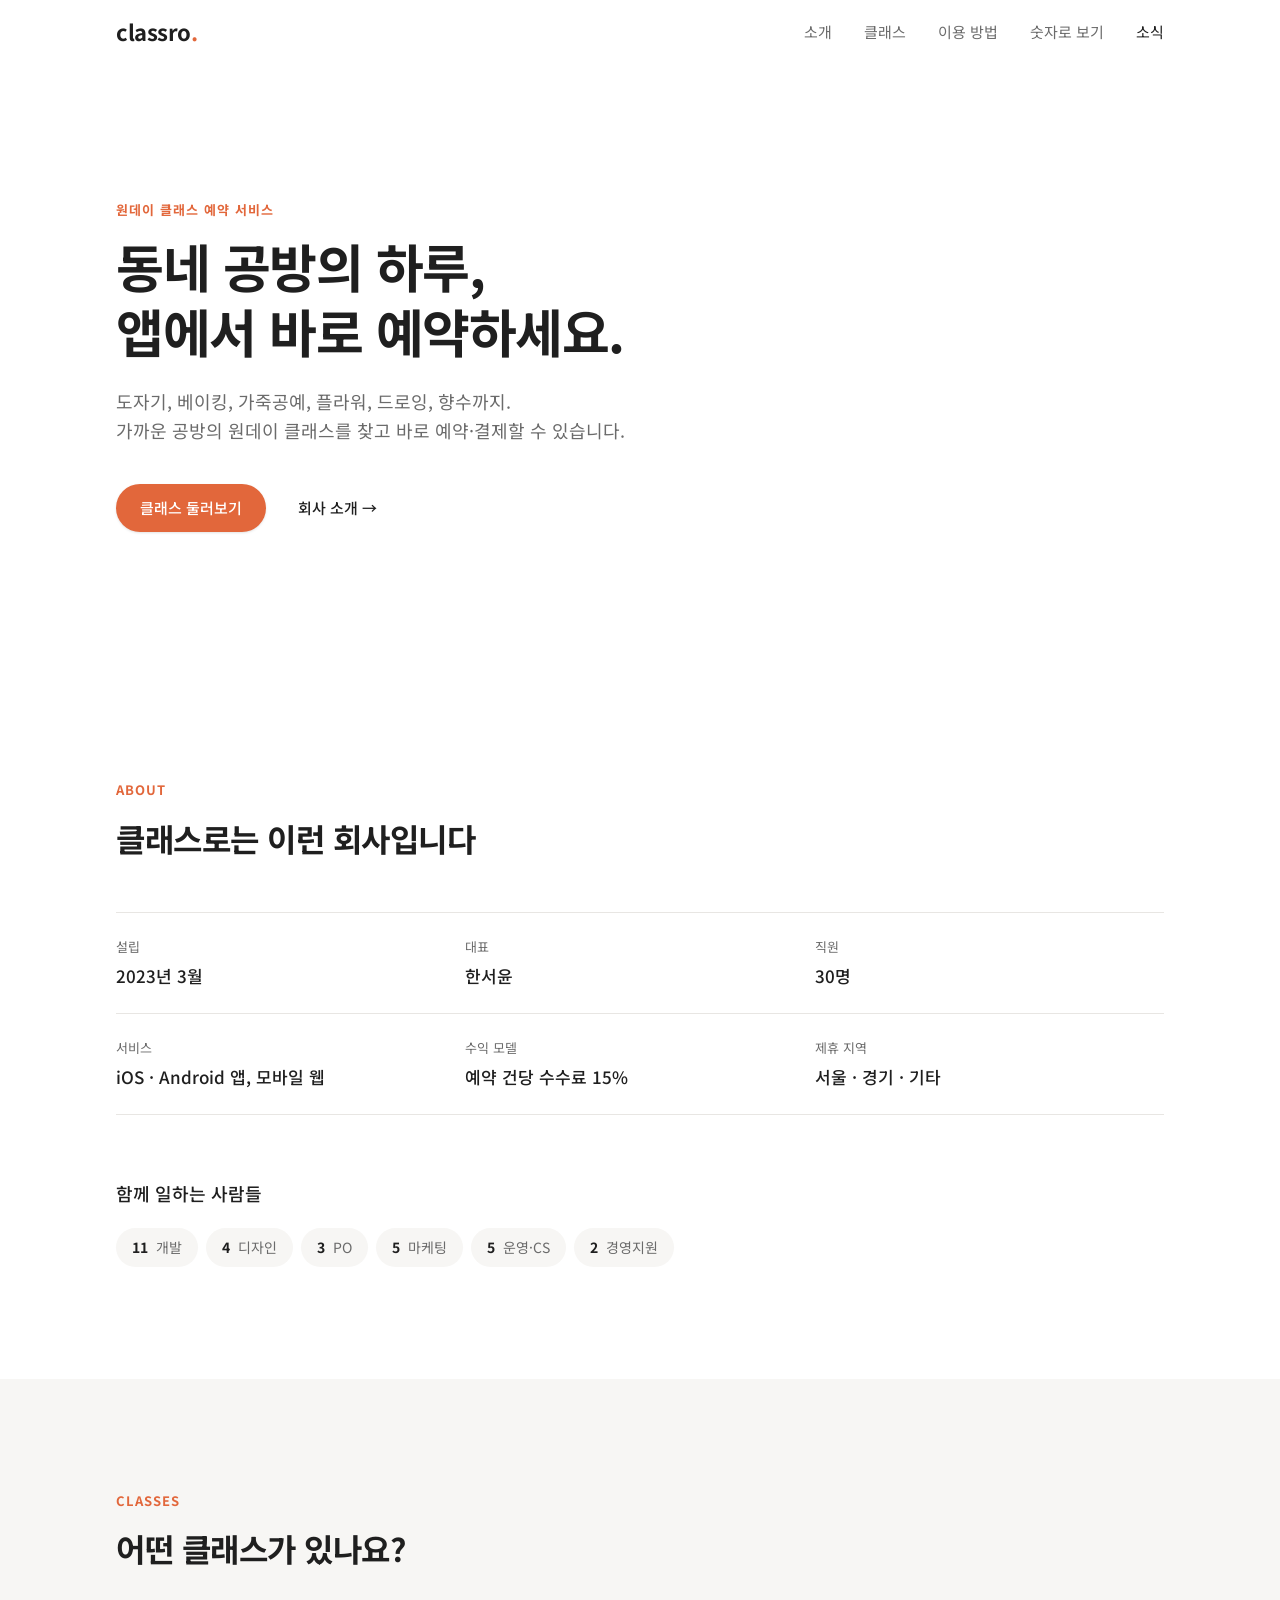
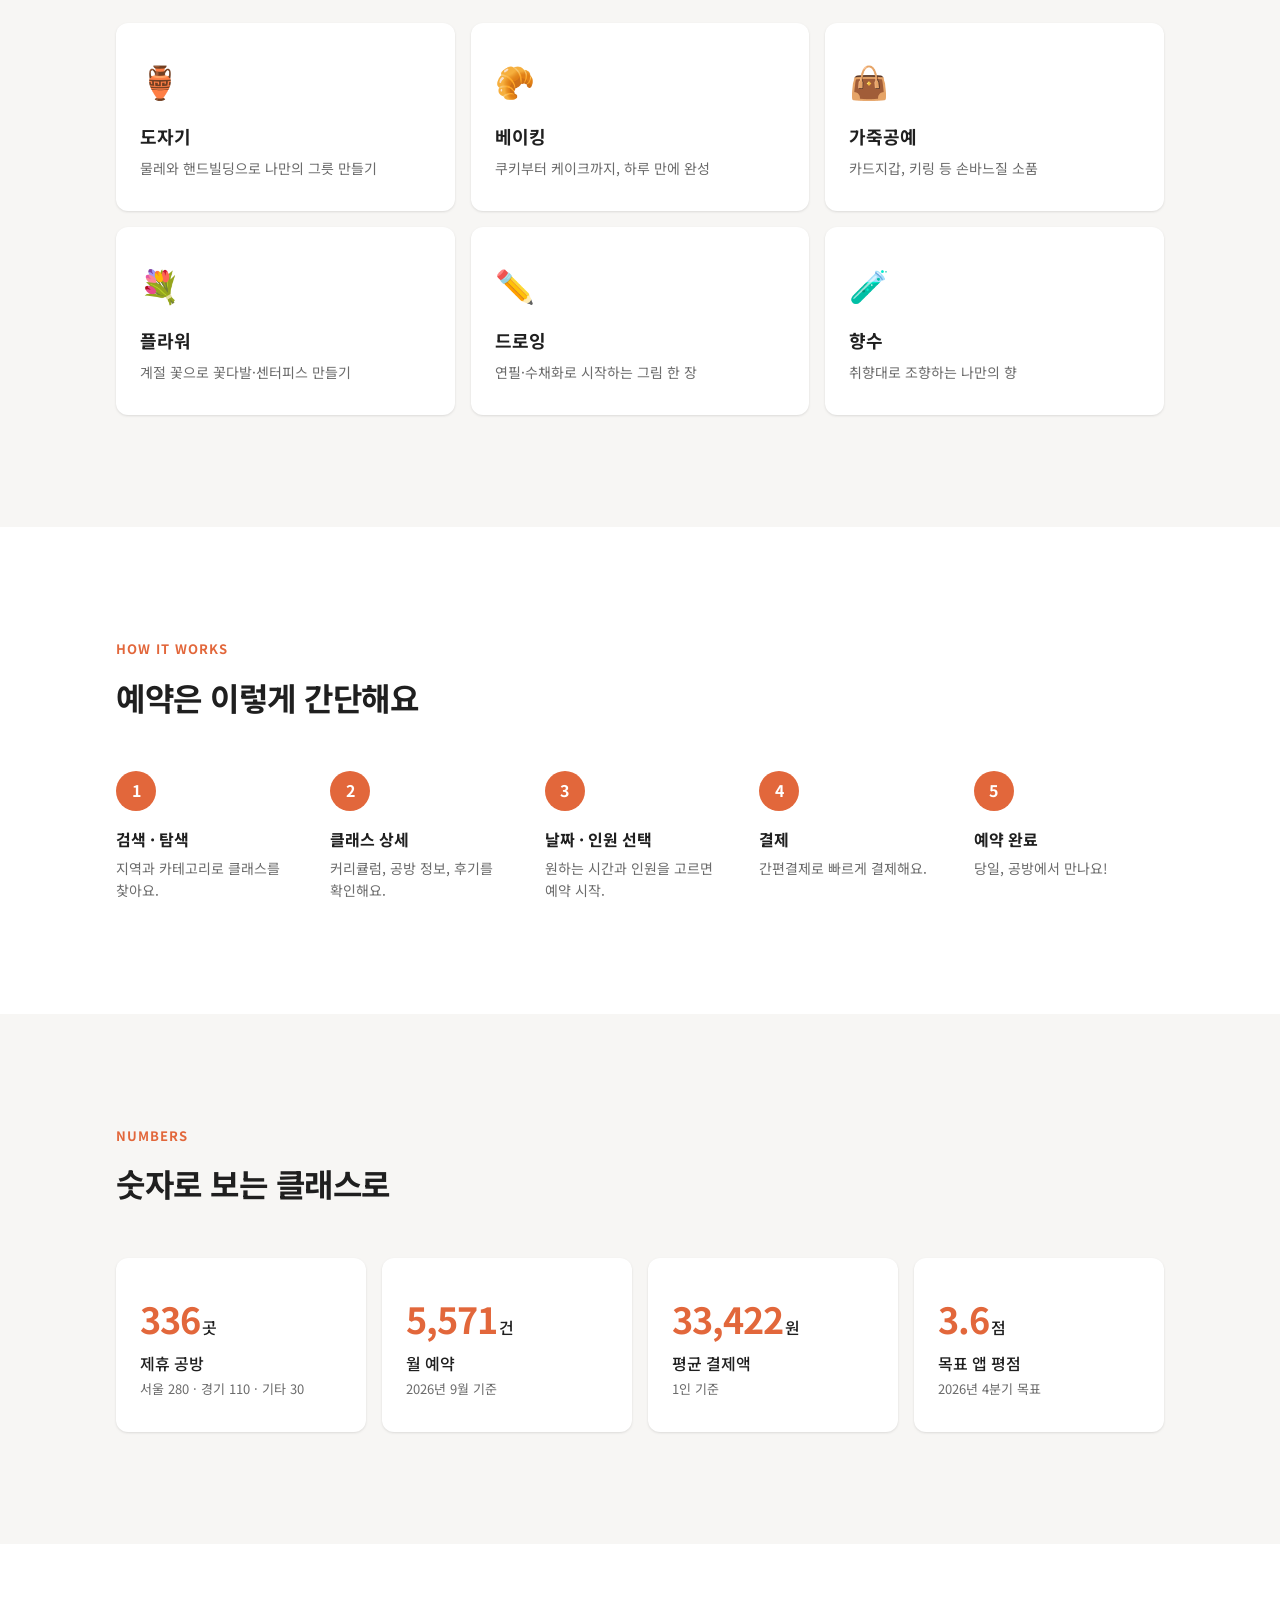
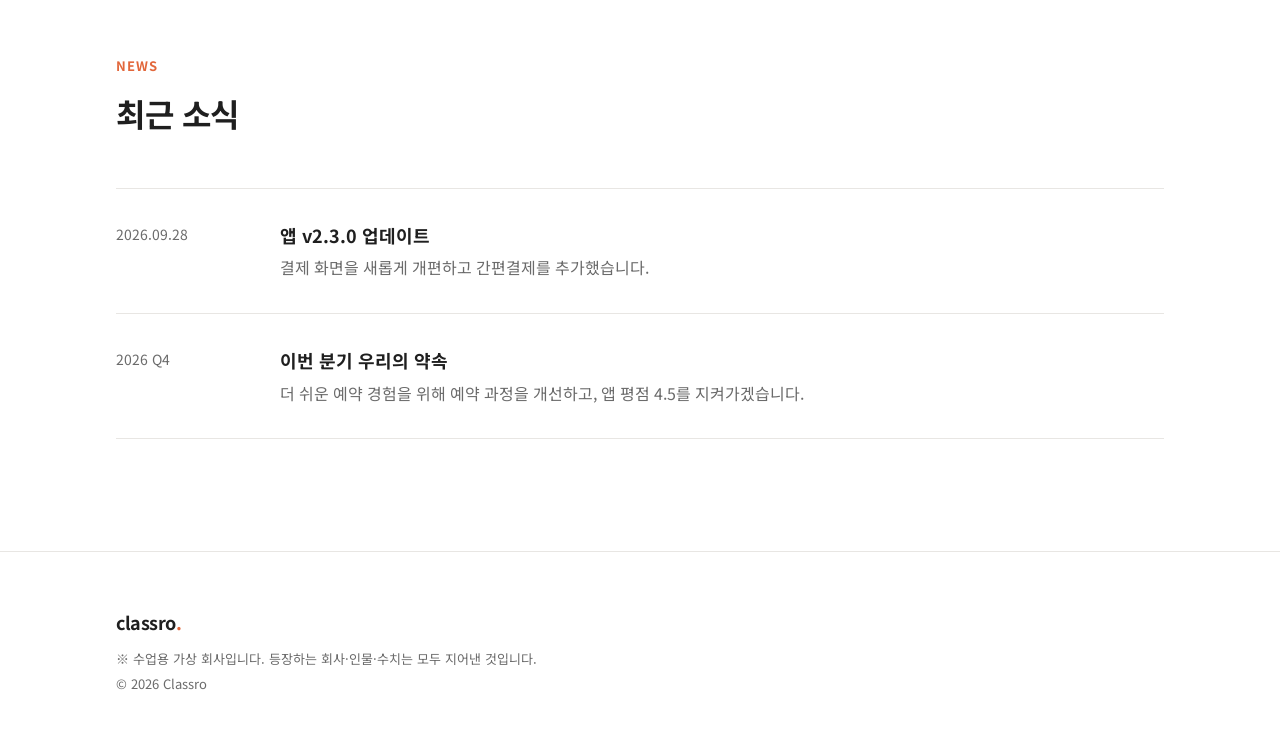
<file: index.html>
<!DOCTYPE html>
<html lang="ko">
<head>
  <meta charset="UTF-8">
  <meta name="viewport" content="width=device-width, initial-scale=1.0">
  <title>클래스로 Classro</title>
  <meta name="description" content="동네 공방의 원데이 클래스를 찾고 바로 예약하는 서비스, 클래스로">
  <link rel="preconnect" href="https://fonts.googleapis.com">
  <link rel="preconnect" href="https://fonts.gstatic.com" crossorigin>
  <link href="https://fonts.googleapis.com/css2?family=Noto+Sans+KR:wght@400;500;700&display=swap" rel="stylesheet">
  <link rel="stylesheet" href="css/style.css">
</head>
<body>

  <!-- 상단 메뉴 -->
  <header class="header" id="header">
    <div class="container header__inner">
      <a href="#top" class="logo">classro<span class="logo__dot">.</span></a>
      <button class="menu-btn" id="menuBtn" aria-label="메뉴 열기" aria-expanded="false">
        <span></span><span></span><span></span>
      </button>
      <nav class="nav" id="nav">
        <a href="#about">소개</a>
        <a href="#classes">클래스</a>
        <a href="#flow">이용 방법</a>
        <a href="#numbers">숫자로 보기</a>
        <a href="#news">소식</a>
      </nav>
    </div>
  </header>

  <main id="top">

    <!-- 히어로 -->
    <section class="hero">
      <div class="container">
        <p class="eyebrow">원데이 클래스 예약 서비스</p>
        <h1 class="hero__title">동네 공방의 하루,<br>앱에서 바로 예약하세요.</h1>
        <p class="hero__desc">도자기, 베이킹, 가죽공예, 플라워, 드로잉, 향수까지.<br class="pc-only">
          가까운 공방의 원데이 클래스를 찾고 바로 예약·결제할 수 있습니다.</p>
        <div class="hero__actions">
          <a href="#classes" class="btn btn--primary">클래스 둘러보기</a>
          <a href="#about" class="btn btn--text">회사 소개 &rarr;</a>
        </div>
      </div>
    </section>

    <!-- 회사 소개 -->
    <section class="section" id="about">
      <div class="container">
        <p class="eyebrow">About</p>
        <h2 class="section__title">클래스로는 이런 회사입니다</h2>
        <div class="info-grid">
          <div class="info-item"><span class="info-item__label">설립</span><span class="info-item__value">2023년 3월</span></div>
          <div class="info-item"><span class="info-item__label">대표</span><span class="info-item__value">한서윤</span></div>
          <div class="info-item"><span class="info-item__label">직원</span><span class="info-item__value">30명</span></div>
          <div class="info-item"><span class="info-item__label">서비스</span><span class="info-item__value">iOS · Android 앱, 모바일 웹</span></div>
          <div class="info-item"><span class="info-item__label">수익 모델</span><span class="info-item__value">예약 건당 수수료 15%</span></div>
          <div class="info-item"><span class="info-item__label">제휴 지역</span><span class="info-item__value">서울 · 경기 · 기타</span></div>
        </div>

        <h3 class="sub-title">함께 일하는 사람들</h3>
        <ul class="team">
          <li><strong>11</strong>개발</li>
          <li><strong>4</strong>디자인</li>
          <li><strong>3</strong>PO</li>
          <li><strong>5</strong>마케팅</li>
          <li><strong>5</strong>운영·CS</li>
          <li><strong>2</strong>경영지원</li>
        </ul>
      </div>
    </section>

    <!-- 클래스 카테고리 -->
    <section class="section section--tint" id="classes">
      <div class="container">
        <p class="eyebrow">Classes</p>
        <h2 class="section__title">어떤 클래스가 있나요?</h2>
        <div class="cards">
          <article class="card"><span class="card__icon">🏺</span><h3>도자기</h3><p>물레와 핸드빌딩으로 나만의 그릇 만들기</p></article>
          <article class="card"><span class="card__icon">🥐</span><h3>베이킹</h3><p>쿠키부터 케이크까지, 하루 만에 완성</p></article>
          <article class="card"><span class="card__icon">👜</span><h3>가죽공예</h3><p>카드지갑, 키링 등 손바느질 소품</p></article>
          <article class="card"><span class="card__icon">💐</span><h3>플라워</h3><p>계절 꽃으로 꽃다발·센터피스 만들기</p></article>
          <article class="card"><span class="card__icon">✏️</span><h3>드로잉</h3><p>연필·수채화로 시작하는 그림 한 장</p></article>
          <article class="card"><span class="card__icon">🧪</span><h3>향수</h3><p>취향대로 조향하는 나만의 향</p></article>
        </div>
      </div>
    </section>

    <!-- 이용 방법 -->
    <section class="section" id="flow">
      <div class="container">
        <p class="eyebrow">How it works</p>
        <h2 class="section__title">예약은 이렇게 간단해요</h2>
        <ol class="steps">
          <li class="step"><span class="step__num">1</span><div><h3>검색 · 탐색</h3><p>지역과 카테고리로 클래스를 찾아요.</p></div></li>
          <li class="step"><span class="step__num">2</span><div><h3>클래스 상세</h3><p>커리큘럼, 공방 정보, 후기를 확인해요.</p></div></li>
          <li class="step"><span class="step__num">3</span><div><h3>날짜 · 인원 선택</h3><p>원하는 시간과 인원을 고르면 예약 시작.</p></div></li>
          <li class="step"><span class="step__num">4</span><div><h3>결제</h3><p>간편결제로 빠르게 결제해요.</p></div></li>
          <li class="step"><span class="step__num">5</span><div><h3>예약 완료</h3><p>당일, 공방에서 만나요!</p></div></li>
        </ol>
      </div>
    </section>

    <!-- 숫자로 보기 -->
    <section class="section section--tint" id="numbers">
      <div class="container">
        <p class="eyebrow">Numbers</p>
        <h2 class="section__title">숫자로 보는 클래스로</h2>
        <div class="stats">
          <div class="stat">
            <p class="stat__value"><span class="count" data-target="420">0</span><small>곳</small></p>
            <p class="stat__label">제휴 공방</p>
            <p class="stat__note">서울 280 · 경기 110 · 기타 30</p>
          </div>
          <div class="stat">
            <p class="stat__value"><span class="count" data-target="7000">0</span><small>건</small></p>
            <p class="stat__label">월 예약</p>
            <p class="stat__note">2026년 9월 기준</p>
          </div>
          <div class="stat">
            <p class="stat__value"><span class="count" data-target="42000">0</span><small>원</small></p>
            <p class="stat__label">평균 결제액</p>
            <p class="stat__note">1인 기준</p>
          </div>
          <div class="stat">
            <p class="stat__value"><span class="count" data-target="4.5" data-decimal="1">0</span><small>점</small></p>
            <p class="stat__label">목표 앱 평점</p>
            <p class="stat__note">2026년 4분기 목표</p>
          </div>
        </div>
      </div>
    </section>

    <!-- 소식 -->
    <section class="section" id="news">
      <div class="container">
        <p class="eyebrow">News</p>
        <h2 class="section__title">최근 소식</h2>
        <ul class="news">
          <li class="news__item">
            <time datetime="2026-09-28">2026.09.28</time>
            <div>
              <h3>앱 v2.3.0 업데이트</h3>
              <p>결제 화면을 새롭게 개편하고 간편결제를 추가했습니다.</p>
            </div>
          </li>
          <li class="news__item">
            <time datetime="2026-10-01">2026 Q4</time>
            <div>
              <h3>이번 분기 우리의 약속</h3>
              <p>더 쉬운 예약 경험을 위해 예약 과정을 개선하고, 앱 평점 4.5를 지켜가겠습니다.</p>
            </div>
          </li>
        </ul>
      </div>
    </section>

  </main>

  <footer class="footer">
    <div class="container">
      <p class="logo logo--sm">classro<span class="logo__dot">.</span></p>
      <p class="footer__note">※ 수업용 가상 회사입니다. 등장하는 회사·인물·수치는 모두 지어낸 것입니다.</p>
      <p class="footer__copy">&copy; 2026 Classro</p>
    </div>
  </footer>

  <a href="#top" class="fab" id="fab" aria-label="맨 위로">&uarr;</a>

  <script src="js/main.js"></script>
</body>
</html>
</file>
<file: css/style.css>
/* ===== 색상·간격 변수 (한 곳에서 바꾸면 전체에 적용) ===== */
:root {
  --color-bg: #ffffff;
  --color-tint: #f7f6f4;
  --color-text: #1f1f1f;
  --color-sub: #6b6b6b;
  --color-line: #e8e6e3;
  --color-primary: #e2673b;      /* 포인트 색 하나만 사용 */
  --color-primary-dark: #c9532a;
  --radius: 12px;
  --shadow-1: 0 1px 3px rgba(0, 0, 0, .08), 0 1px 2px rgba(0, 0, 0, .04);
  --shadow-2: 0 6px 16px rgba(0, 0, 0, .10);
  --max-width: 1080px;
}

* { box-sizing: border-box; margin: 0; padding: 0; }

html { scroll-behavior: smooth; scroll-padding-top: 72px; }

body {
  font-family: 'Noto Sans KR', -apple-system, sans-serif;
  background: var(--color-bg);
  color: var(--color-text);
  line-height: 1.6;
  word-break: keep-all;
}

a { color: inherit; text-decoration: none; }
ul, ol { list-style: none; }

.container {
  width: 100%;
  max-width: var(--max-width);
  margin: 0 auto;
  padding: 0 16px;
}

/* ===== 헤더 ===== */
.header {
  position: fixed;
  top: 0; left: 0; right: 0;
  z-index: 10;
  background: rgba(255, 255, 255, .95);
  transition: box-shadow .2s;
}
.header.is-scrolled { box-shadow: var(--shadow-1); }

.header__inner {
  display: flex;
  align-items: center;
  justify-content: space-between;
  height: 64px;
}

.logo { font-size: 22px; font-weight: 700; letter-spacing: -0.5px; }
.logo--sm { font-size: 18px; }
.logo__dot { color: var(--color-primary); }

.nav { display: flex; gap: 32px; }
.nav a { font-size: 15px; color: var(--color-sub); transition: color .2s; }
.nav a:hover, .nav a.is-active { color: var(--color-text); }

.menu-btn { display: none; }

/* ===== 공통 ===== */
.eyebrow {
  font-size: 13px;
  font-weight: 700;
  letter-spacing: 1px;
  text-transform: uppercase;
  color: var(--color-primary);
  margin-bottom: 12px;
}

.section { padding: 112px 0; }
.section--tint { background: var(--color-tint); }

.section__title {
  font-size: 32px;
  font-weight: 700;
  letter-spacing: -0.5px;
  margin-bottom: 48px;
}

.sub-title {
  font-size: 18px;
  font-weight: 500;
  margin: 64px 0 20px;
}

.btn {
  display: inline-flex;
  align-items: center;
  height: 48px;
  padding: 0 24px;
  border-radius: 24px;
  font-size: 15px;
  font-weight: 500;
  transition: background .2s, box-shadow .2s;
}
.btn--primary {
  background: var(--color-primary);
  color: #fff;
  box-shadow: var(--shadow-1);
}
.btn--primary:hover { background: var(--color-primary-dark); box-shadow: var(--shadow-2); }
.btn--text { color: var(--color-text); }
.btn--text:hover { background: var(--color-tint); }

/* ===== 히어로 ===== */
.hero { padding: 200px 0 136px; }

.hero__title {
  font-size: 52px;
  line-height: 1.25;
  font-weight: 700;
  letter-spacing: -1.5px;
  margin-bottom: 24px;
}

.hero__desc {
  font-size: 18px;
  color: var(--color-sub);
  margin-bottom: 40px;
}

.hero__actions { display: flex; gap: 8px; flex-wrap: wrap; }

/* ===== 회사 정보 ===== */
.info-grid {
  display: grid;
  grid-template-columns: repeat(3, 1fr);
  border-top: 1px solid var(--color-line);
}

.info-item {
  display: flex;
  flex-direction: column;
  gap: 4px;
  padding: 24px 0;
  border-bottom: 1px solid var(--color-line);
}
.info-item__label { font-size: 13px; color: var(--color-sub); }
.info-item__value { font-size: 17px; font-weight: 500; }

.team { display: flex; flex-wrap: wrap; gap: 8px; }
.team li {
  display: flex;
  align-items: center;
  gap: 8px;
  padding: 8px 16px;
  border-radius: 20px;
  background: var(--color-tint);
  font-size: 14px;
  color: var(--color-sub);
}
.team strong { color: var(--color-text); }

/* ===== 클래스 카드 ===== */
.cards {
  display: grid;
  grid-template-columns: repeat(3, 1fr);
  gap: 16px;
}

.card {
  background: #fff;
  border-radius: var(--radius);
  padding: 32px 24px;
  box-shadow: var(--shadow-1);
  transition: box-shadow .2s, transform .2s;
}
.card:hover { box-shadow: var(--shadow-2); transform: translateY(-2px); }
.card__icon { font-size: 32px; display: block; margin-bottom: 16px; }
.card h3 { font-size: 18px; margin-bottom: 6px; }
.card p { font-size: 14px; color: var(--color-sub); }

/* ===== 이용 단계 ===== */
.steps {
  display: grid;
  grid-template-columns: repeat(5, 1fr);
  gap: 24px;
}

.step { display: flex; flex-direction: column; gap: 16px; }
.step__num {
  display: inline-flex;
  align-items: center;
  justify-content: center;
  width: 40px; height: 40px;
  border-radius: 50%;
  background: var(--color-primary);
  color: #fff;
  font-weight: 700;
}
.step h3 { font-size: 16px; margin-bottom: 4px; }
.step p { font-size: 14px; color: var(--color-sub); }

/* ===== 숫자 ===== */
.stats {
  display: grid;
  grid-template-columns: repeat(4, 1fr);
  gap: 16px;
}

.stat {
  background: #fff;
  border-radius: var(--radius);
  padding: 32px 24px;
  box-shadow: var(--shadow-1);
}
.stat__value { font-size: 36px; font-weight: 700; letter-spacing: -1px; color: var(--color-primary); }
.stat__value small { font-size: 16px; margin-left: 2px; color: var(--color-text); font-weight: 500; }
.stat__label { font-size: 16px; font-weight: 500; margin-top: 4px; }
.stat__note { font-size: 13px; color: var(--color-sub); margin-top: 2px; }

/* ===== 소식 ===== */
.news { border-top: 1px solid var(--color-line); }
.news__item {
  display: grid;
  grid-template-columns: 140px 1fr;
  gap: 24px;
  padding: 32px 0;
  border-bottom: 1px solid var(--color-line);
}
.news__item time { font-size: 14px; color: var(--color-sub); padding-top: 2px; }
.news__item h3 { font-size: 18px; margin-bottom: 6px; }
.news__item p { color: var(--color-sub); }

/* ===== 푸터 ===== */
.footer {
  padding: 56px 0;
  border-top: 1px solid var(--color-line);
}
.footer__note { font-size: 13px; color: var(--color-sub); margin-top: 12px; }
.footer__copy { font-size: 13px; color: var(--color-sub); margin-top: 4px; }

/* ===== 맨 위로 버튼 (머티리얼 FAB) ===== */
.fab {
  position: fixed;
  right: 20px; bottom: 20px;
  width: 48px; height: 48px;
  border-radius: 50%;
  display: flex;
  align-items: center;
  justify-content: center;
  background: var(--color-primary);
  color: #fff;
  font-size: 20px;
  box-shadow: var(--shadow-2);
  opacity: 0;
  pointer-events: none;
  transition: opacity .2s;
}
.fab.is-visible { opacity: 1; pointer-events: auto; }

/* ===== 스크롤 등장 효과 ===== */
.reveal { opacity: 0; transform: translateY(16px); transition: opacity .6s, transform .6s; }
.reveal.is-shown { opacity: 1; transform: none; }

/* ===== 태블릿 ===== */
@media (max-width: 900px) {
  .steps { grid-template-columns: 1fr; gap: 20px; }
  .step { flex-direction: row; align-items: flex-start; }
  .step__num { flex-shrink: 0; }
  .stats { grid-template-columns: repeat(2, 1fr); }
  .cards { grid-template-columns: repeat(2, 1fr); }
}

/* ===== 휴대폰 (360px까지 대응) ===== */
@media (max-width: 640px) {
  .menu-btn {
    display: flex;
    flex-direction: column;
    justify-content: center;
    gap: 5px;
    width: 40px; height: 40px;
    background: none;
    border: 0;
    cursor: pointer;
  }
  .menu-btn span { display: block; height: 2px; width: 22px; margin: 0 auto; background: var(--color-text); transition: transform .2s, opacity .2s; }
  .menu-btn.is-open span:nth-child(1) { transform: translateY(7px) rotate(45deg); }
  .menu-btn.is-open span:nth-child(2) { opacity: 0; }
  .menu-btn.is-open span:nth-child(3) { transform: translateY(-7px) rotate(-45deg); }

  .nav {
    position: absolute;
    top: 64px; left: 0; right: 0;
    flex-direction: column;
    gap: 0;
    background: #fff;
    box-shadow: var(--shadow-2);
    display: none;
  }
  .nav.is-open { display: flex; }
  .nav a { padding: 16px; border-top: 1px solid var(--color-line); }

  .hero { padding: 136px 0 88px; }
  .hero__title { font-size: 32px; letter-spacing: -1px; }
  .hero__desc { font-size: 16px; }
  .pc-only { display: none; }

  .section { padding: 80px 0; }
  .section__title { font-size: 24px; margin-bottom: 32px; }

  .info-grid { grid-template-columns: 1fr 1fr; column-gap: 16px; }
  .cards { grid-template-columns: 1fr 1fr; gap: 12px; }
  .card { padding: 24px 16px; }
  .stats { grid-template-columns: 1fr; }
  .stat__value { font-size: 32px; }

  .news__item { grid-template-columns: 1fr; gap: 8px; }
}
</file>
